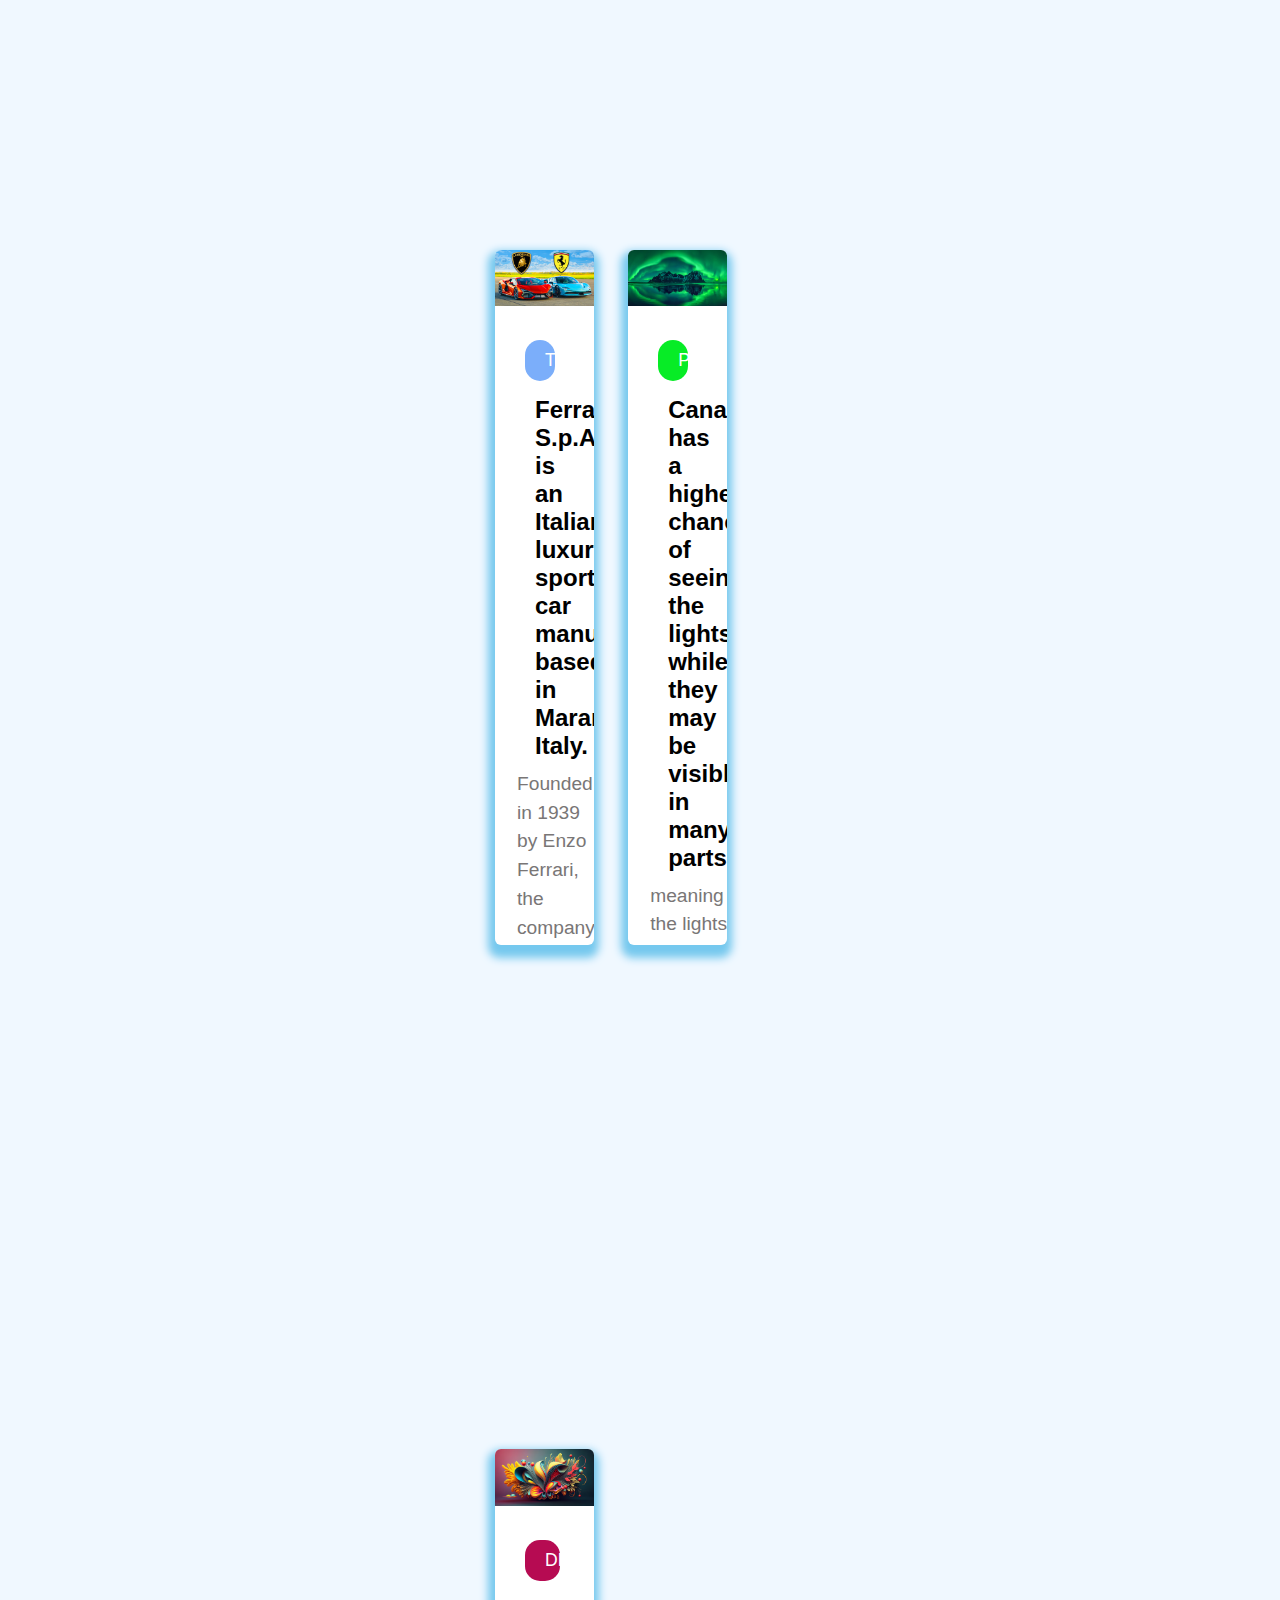
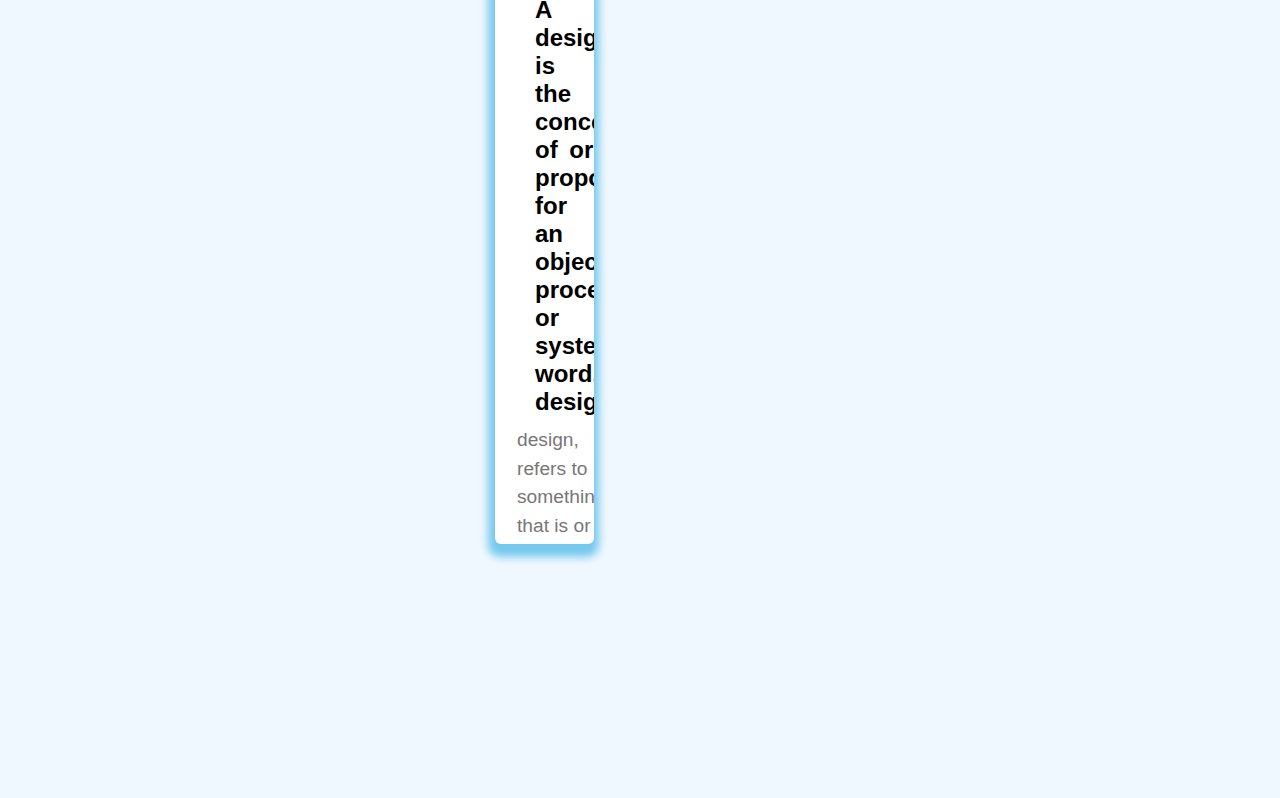
<file: task1/index.htm>
<!DOCTYPE html>
<html lang="en">
  <head>
    <meta charset="UTF-8" />
    <link rel="stylesheet" href="style.css" />
    <title>task1</title>
  </head>
  <body>
    <div id="boss">
      <div id="container">
        <header>
          <img src="img/ferrari.jpg" alt="car" />
        </header>
        <main>
          <h3>TECHNOLOGY</h3>
          <h2>
            Ferrari S.p.A. is an Italian luxury sports car manufacturer based in
            Maranello, Italy.
          </h2>
          <p>
            Founded in 1939 by Enzo Ferrari, the company built its first car in
            1940
          </p>
        </main>
        <footer>
          <table>
            <tr>
              <td id="pict" rowspan="2">
                <img src="img/ferrari2.jpg" alt="Charles" />
              </td>
              <td id="charles"><b>Charles leclerc</b></td>
            </tr>
            <tr>
              <td id="ago"><p>2h ago</p></td>
            </tr>
          </table>
        </footer>
      </div>

      <div id="container">
        <header>
          <img src="img/northern lights.jpg" alt="lights" />
        </header>
        <main>
          <h3 id="north">POPULAR</h3>
          <h2>
            Canada has a higher chance of seeing the lights, while they may be
            visible in many parts
          </h2>
          <p>
            meaning the lights will move further from the poles and appear
            brighter to observers
          </p>
        </main>
        <footer>
          <table>
            <tr>
              <td id="pict" rowspan="2">
                <img src="img/ninadobrev.jpg" alt="nina" />
              </td>
              <td id="charles"><b>Nina Dobrev</b></td>
            </tr>
            <tr>
              <td id="ago"><p>Yesterday</p></td>
            </tr>
          </table>
        </footer>
      </div>

      <div id="container">
        <header>
          <img src="img/design.avif" alt="design" />
        </header>
        <main>
          <h3 id="design">DESIGN</h3>
          <h2>
            A design is the concept of or proposal for an object, process, or
            system.The word, design
          </h2>
          <p>
            design, refers to something that is or has been intentionally
            created by a thinking agent
          </p>
        </main>
        <footer>
          <table>
            <tr>
              <td id="pict" rowspan="2">
                <img src="img/emilia.jpg" alt="Emilia" />
              </td>
              <td id="charles"><b>Emilia Clark</b></td>
            </tr>
            <tr>
              <td id="ago"><p>23 Dec 2019</p></td>
            </tr>
          </table>
        </footer>
      </div>
    </div>
  </body>
</html>
</file>
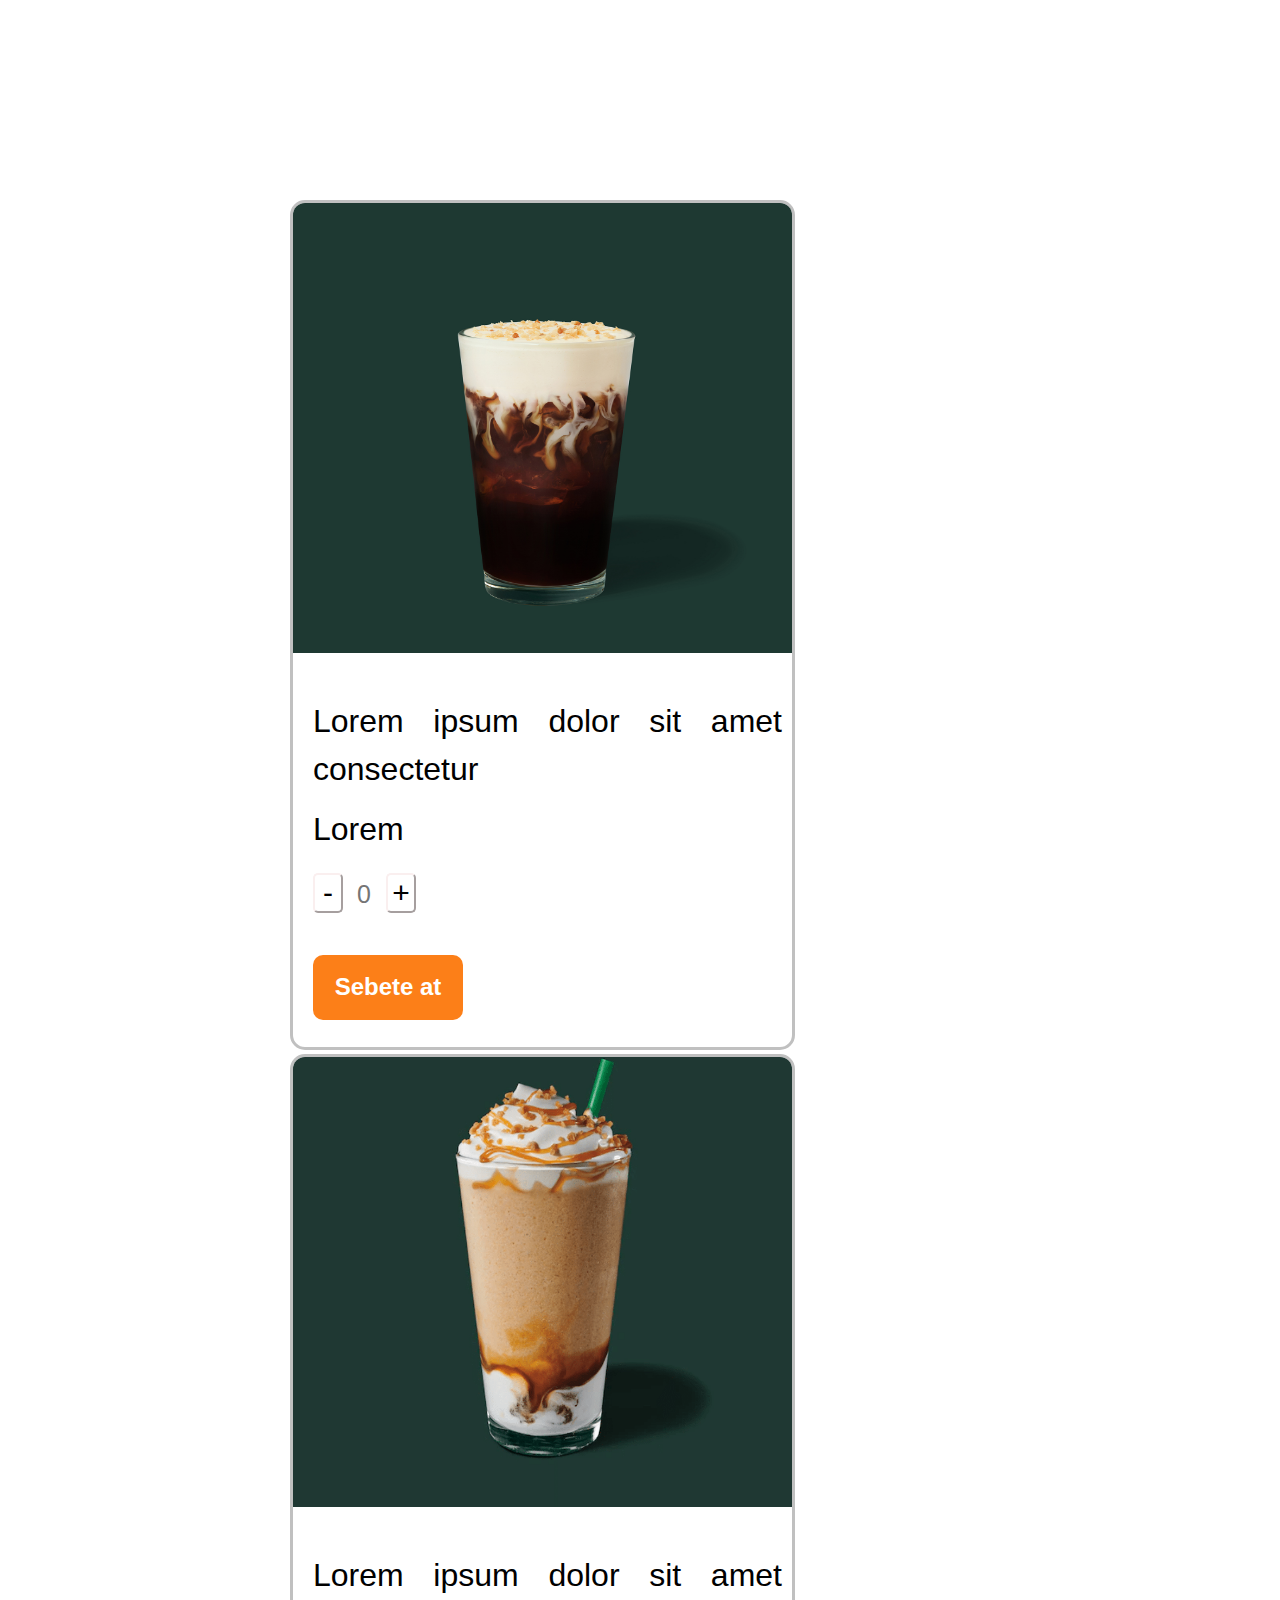
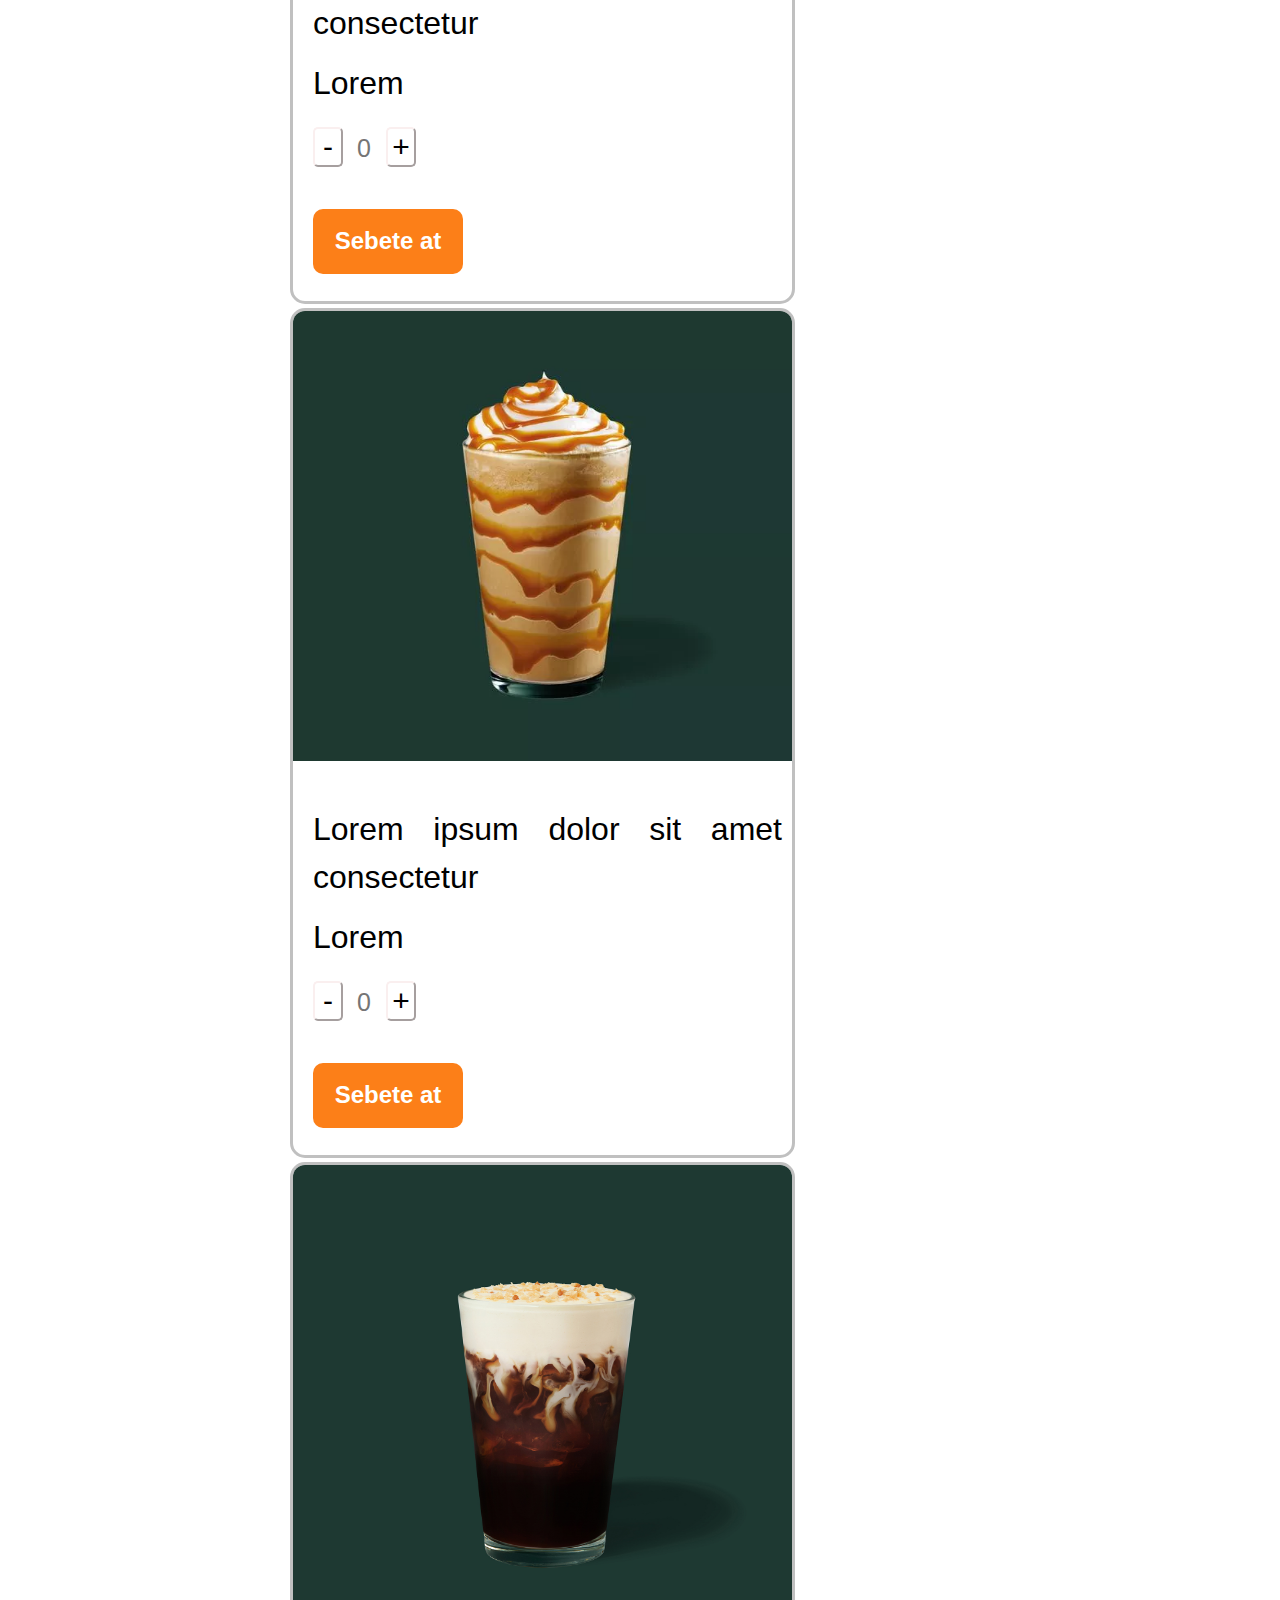
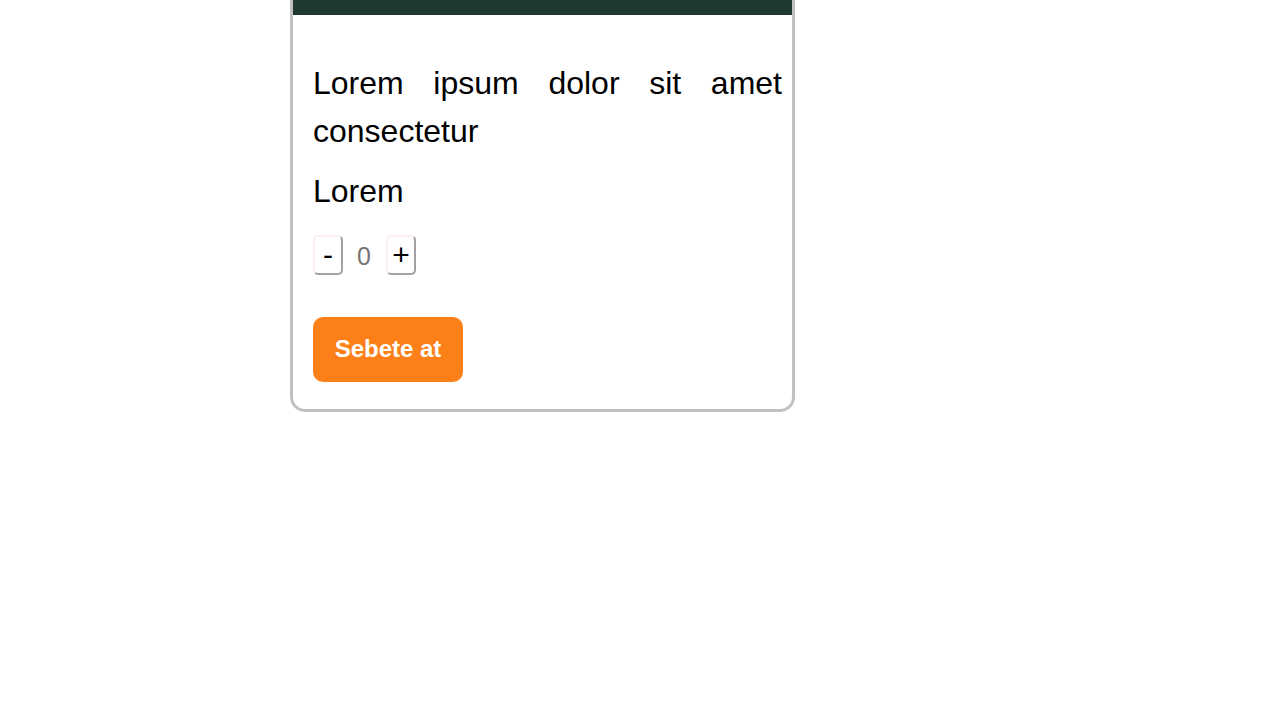
<file: task2/index.htm>
<!DOCTYPE html>
<html lang="en">
  <head>
    <meta charset="UTF-8" />
    <link rel="stylesheet" href="style.css" />
    <title>task2</title>
  </head>
  <body>
    <div id="boss">
      <div id="container">
        <header>
          <img src="img/coffee3.jpeg" alt="coffee" />
        </header>
        <main>
          <p id="lrm1">Lorem ipsum dolor sit amet consectetur</p>
          <p id="lrm2">Lorem</p>
          <button id="btn1">-</button>
          <input type="text" placeholder="0" />
          <button id="btn2">+</button>
        </main>
        <footer>
          <button id="btn3">Sebete at</button>
        </footer>
      </div>
      <div id="container">
        <header>
          <img src="img/coffee2.png" alt="coffee" />
        </header>
        <main>
          <p id="lrm1">Lorem ipsum dolor sit amet consectetur</p>
          <p id="lrm2">Lorem</p>
          <button id="btn1">-</button>
          <input type="text" placeholder="0" />
          <button id="btn2">+</button>
        </main>
        <footer>
          <button id="btn3">Sebete at</button>
        </footer>
      </div>
      <div id="container">
        <header>
          <img src="img/coffee4.webp" alt="coffee" />
        </header>
        <main>
          <p id="lrm1">Lorem ipsum dolor sit amet consectetur</p>
          <p id="lrm2">Lorem</p>
          <button id="btn1">-</button>
          <input type="text" placeholder="0" />
          <button id="btn2">+</button>
        </main>
        <footer>
          <button id="btn3">Sebete at</button>
        </footer>
      </div>
      <div id="container">
        <header>
          <img src="img/coffee3.jpeg" alt="coffee" />
        </header>
        <main>
          <p id="lrm1">Lorem ipsum dolor sit amet consectetur</p>
          <p id="lrm2">Lorem</p>
          <button id="btn1">-</button>
          <input type="text" placeholder="0" />
          <button id="btn2">+</button>
        </main>
        <footer>
          <button id="btn3">Sebete at</button>
        </footer>
      </div>
    </div>
  </body>
</html>
</file>
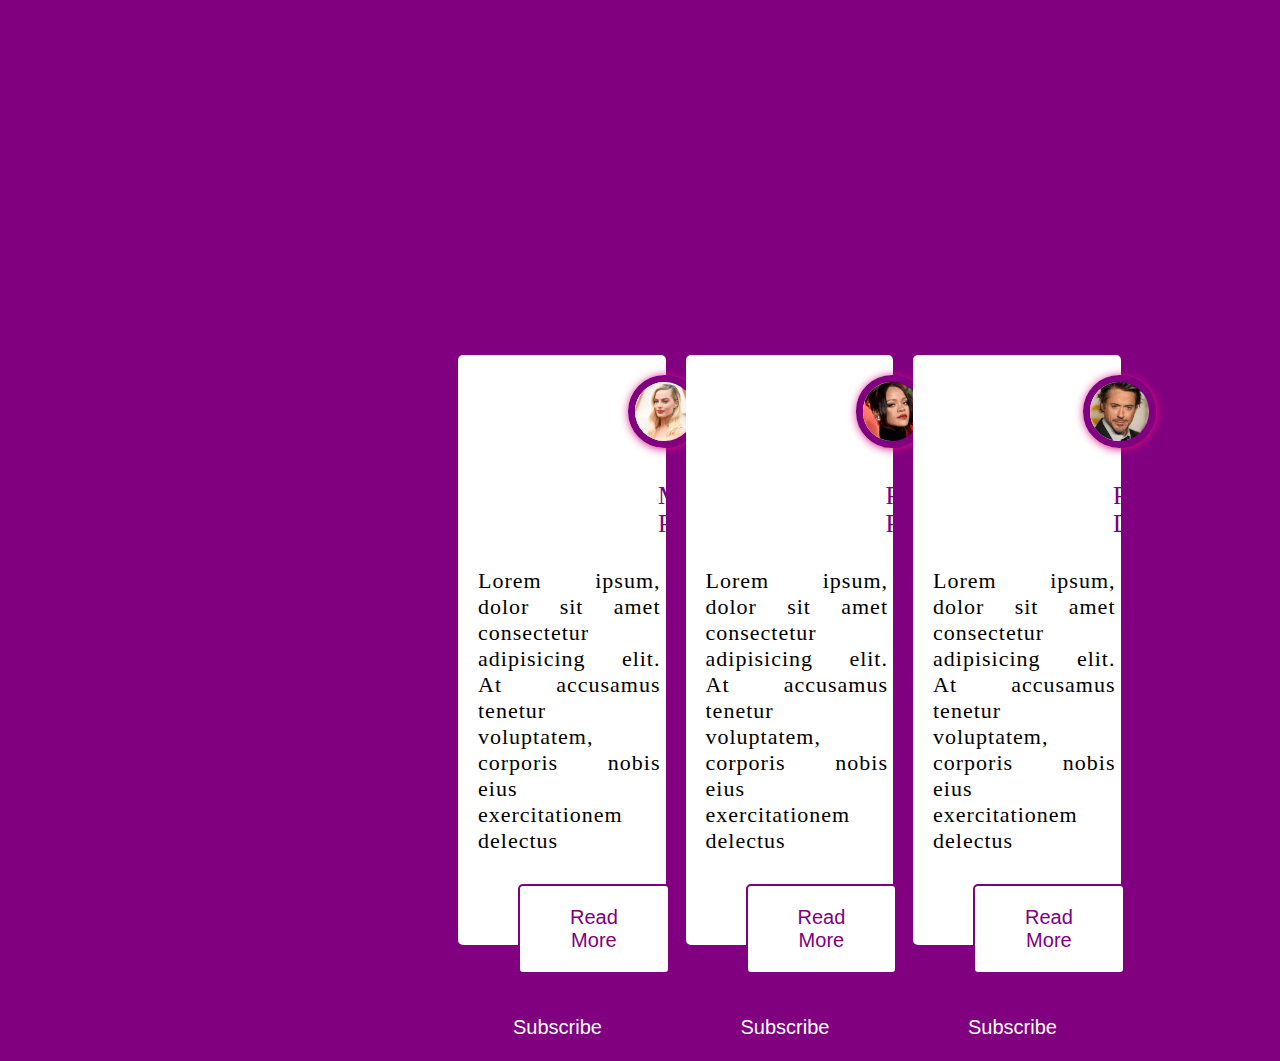
<file: task3/index.htm>
<!DOCTYPE html>
<html lang="en">
  <head>
    <meta charset="UTF-8" />
    <meta name="viewport" content="width=device-width, initial-scale=1.0" />
    <link rel="stylesheet" href="style.css" />
    <link
      rel="stylesheet"
      href="https://cdnjs.cloudflare.com/ajax/libs/font-awesome/6.5.2/css/all.min.css"
      integrity="sha512-SnH5WK+bZxgPHs44uWIX+LLJAJ9/2PkPKZ5QiAj6Ta86w+fsb2TkcmfRyVX3pBnMFcV7oQPJkl9QevSCWr3W6A=="
      crossorigin="anonymous"
      referrerpolicy="no-referrer"
    />

    <title>task3</title>
  </head>
  <body>
    <main>
      <div class="card">
        <img src="img/personn1.jpg" alt="person" />
        <p id="person">Margot Robbie</p>
        <div class="stars">
          <i class="fa-solid fa-star"></i>
          <i class="fa-solid fa-star"></i>
          <i class="fa-regular fa-star"></i>
          <i class="fa-regular fa-star"></i>
          <i class="fa-regular fa-star"></i>
        </div>
        <p id="lrm">
          Lorem ipsum, dolor sit amet consectetur adipisicing elit. At accusamus
          tenetur voluptatem, corporis nobis eius exercitationem delectus
        </p>
        <button class="btn1">Read More</button>
        <button class="btn2">Subscribe</button>
      </div>

      <div class="card">
        <img src="img/rihanna.jpg" alt="person" />
        <p id="person">Robyn Rihanna</p>
        <div class="stars">
          <i class="fa-solid fa-star"></i>
          <i class="fa-solid fa-star"></i>
          <i class="fa-solid fa-star"></i>
          <i class="fa-regular fa-star"></i>
          <i class="fa-regular fa-star"></i>
        </div>
        <p id="lrm">
          Lorem ipsum, dolor sit amet consectetur adipisicing elit. At accusamus
          tenetur voluptatem, corporis nobis eius exercitationem delectus
        </p>
        <button class="btn1">Read More</button>
        <button class="btn2">Subscribe</button>
      </div>
      <div class="card">
        <img src="img/person3.jpg" alt="person" />
        <p id="person">Robert Downey</p>
        <div class="stars">
          <i class="fa-solid fa-star"></i>
          <i class="fa-solid fa-star"></i>
          <i class="fa-solid fa-star"></i>
          <i class="fa-solid fa-star"></i>
          <i class="fa-regular fa-star"></i>
        </div>
        <p id="lrm">
          Lorem ipsum, dolor sit amet consectetur adipisicing elit. At accusamus
          tenetur voluptatem, corporis nobis eius exercitationem delectus
        </p>
        <button class="btn1">Read More</button>
        <button class="btn2">Subscribe</button>
      </div>
    </main>
  </body>
</html>
</file>
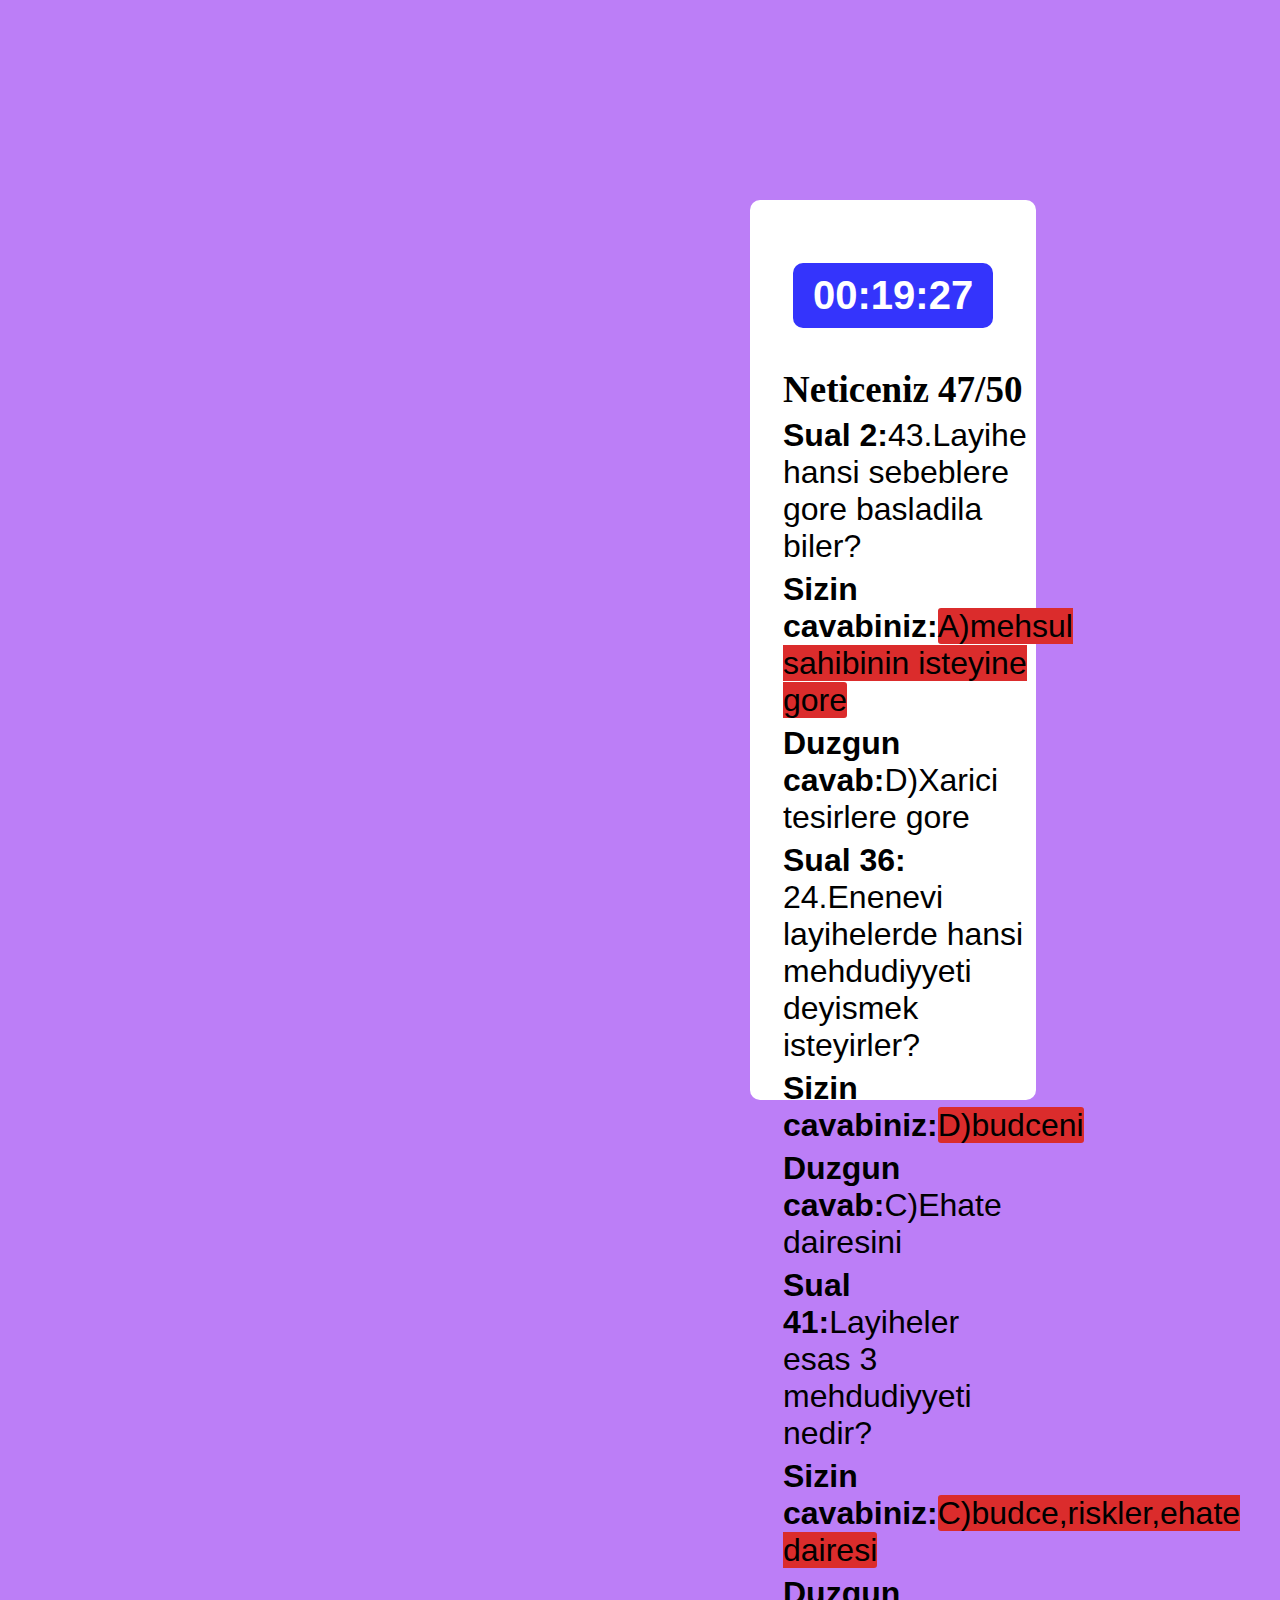
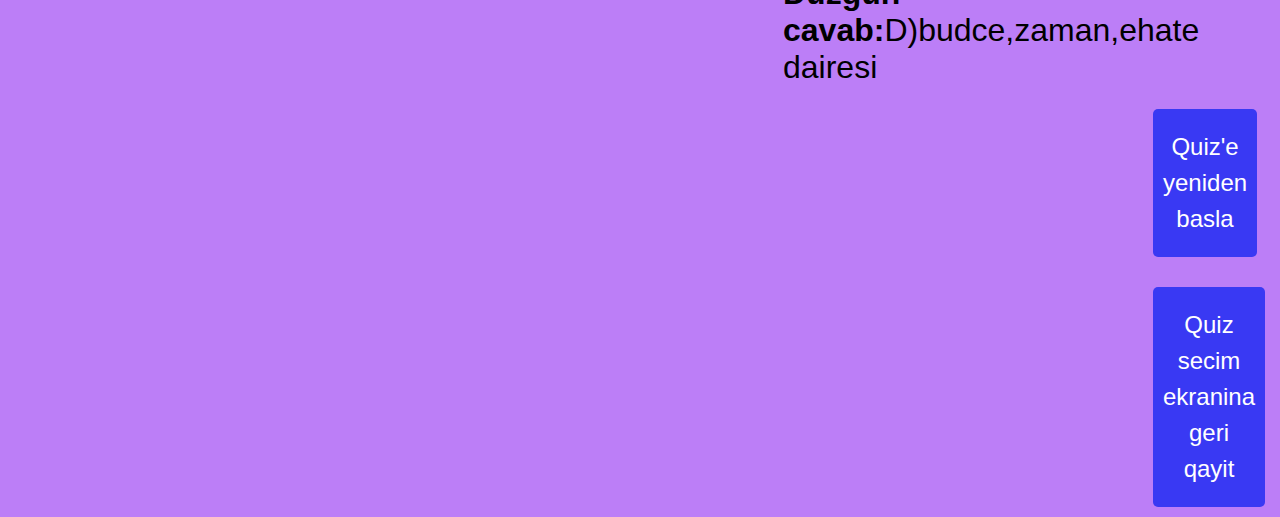
<file: task4/index.htm>
<!DOCTYPE html>
<html lang="en">
  <head>
    <meta charset="UTF-8" />
    <meta name="viewport" content="width=device-width, initial-scale=1.0" />
    <link rel="stylesheet" href="style.css" />
    <title>task4</title>
  </head>
  <body>
    <div class="boss">
      <div class="container">
        <h1>00:19:27</h1>
        <h3>Neticeniz 47/50</h3>
        <p>
          <span class="bold">Sual 2:</span>43.Layihe hansi sebeblere gore
          basladila biler?
        </p>
        <p>
          <span class="bold">Sizin cavabiniz:</span
          ><span class="bgred">A)mehsul sahibinin isteyine gore</span>
        </p>
        <p><span class="bold">Duzgun cavab:</span>D)Xarici tesirlere gore</p>
        <p>
          <span class="bold">Sual 36:</span>
          24.Enenevi layihelerde hansi mehdudiyyeti deyismek isteyirler?
        </p>
        <p>
          <span class="bold">Sizin cavabiniz:</span
          ><span class="bgred">D)budceni</span>
        </p>
        <p><span class="bold">Duzgun cavab:</span>C)Ehate dairesini</p>
        <p>
          <span class="bold">Sual 41:</span>Layiheler esas 3 mehdudiyyeti nedir?
        </p>
        <p>
          <span class="bold">Sizin cavabiniz:</span
          ><span class="bgred">C)budce,riskler,ehate dairesi</span>
        </p>
        <p>
          <span class="bold">Duzgun cavab:</span>D)budce,zaman,ehate dairesi
        </p>
        <button>Quiz'e yeniden basla</button>
        <button>Quiz secim ekranina <br />geri qayit</button>
      </div>
    </div>
  </body>
</html>
</file>
<file: task1/style.css>
* {
  margin: 0;
  padding: 0;
  box-sizing: border-box;
}
body {
  background-color: aliceblue;
}
#boss {
  margin: auto 480px;
}
#container {
  display: inline-block;
  width: 31%;
  height: 695px;
  margin: 250px 15px;
  border: 3px;
  border-radius: 6px;
  box-shadow: -1px 7px 8px 6px rgb(117, 200, 238);
  background-color: white;
  overflow: hidden;
}
img {
  width: 100%;
}
h3 {
  font: 1.1em Arial, sans-serif;
  color: white;
  border: 0;
  border-radius: 15px;
  background-color: rgb(123, 174, 250);
  margin: 30px 350px 0 30px;
  padding: 10px 10px 10px 20px;
}
h2 {
  font: bold 1.5em Arial, sans-serif;
  word-spacing: 5px;
  padding: 15px 0 10px 40px;
}
p {
  font: 1.2em/1.5 Arial, sans-serif;
  color: rgb(121, 118, 118);
  padding-left: 22px;
}
table {
  margin: 25px 3px 0 35px;
}
#charles {
  font: Arial, sans-serif;
  font-size: 18px;
  letter-spacing: 1px;
  padding: 8px 0 0 20px;
}
#pict {
  width: 20%;
  object-fit: cover;
  border: solid #ffffff;
  border-radius: 50%;
  overflow: hidden;
}

#ago {
  font: 2.5em;
  padding: 0 0 30px;
}
#north {
  font: 1.1em Arial, sans-serif;
  color: white;
  border: 0;
  border-radius: 15px;
  background-color: rgb(7, 236, 38);
  margin: 30px 390px 0 30px;
  padding: 10px 10px 10px 20px;
}
#design {
  font: 1.1em Arial, sans-serif;
  color: white;
  border: 0;
  border-radius: 15px;
  background-color: rgb(182, 11, 82);
  margin: 30px 410px 0 30px;
  padding: 10px 15px 10px 20px;
}
</file>
<file: task2/style.css>
* {
    margin: 0;
    padding: 0;
    box-sizing: border-box;
  }
  body {
    background-color: white;
  }
  #boss {
    margin: 200px 0 300px 280px;
  }
  #container {
    display: inline-block;
    margin: 0 10px;
    text-align: justify;
    background-color: #fff;
    width: 505px;
    height: 850px;
    border: 3px solid silver;
    border-radius: 15px;
    overflow: hidden;
  }
  header {
    border: 2px;
    border-radius: 5px;
    background-size: 200px;
  }
  img {
    width: 502px;
    height: 450px;
  }
  #lrm1 {
    font: 2em/1.5 Arial, sans-serif;
    color: black;
    padding: 40px 10px 10px 20px;
    word-spacing: 5px;
  }
  #lrm2 {
    font: 2em/1.5 Arial, sans-serif;
    color: black;
    padding: 2px 0 20px 20px;
  }
  #btn1 {
    font-size: 30px;
    width: 30px;
    height: 40px;
    margin: 0 10px 0 20px;
    border-color: rgb(250, 239, 239);
    border-radius: 5px;
    background-color: #fff;
    cursor: pointer;
  }
  #btn2 {
    font-size: 30px;
    width: 30px;
    height: 40px;
    border-color: rgb(250, 239, 239);
    border-radius: 5px;
    background-color: #fff;
    cursor: pointer;
  }
  main input {
    font-size: 25px;
    width: 25px;
    height: 40px;
    border: 0;
  }
  #btn3 {
    font: bold 1.5em Arial, sans-serif;
    color: #fff;
    width: 150px;
    height: 65px;
    margin: 40px 0 30px 20px;
    border-radius: 10px;
    background-color: rgb(252, 127, 24);
    border: 0;
    cursor: pointer;
  }
</file>
<file: task3/style.css>
* {
  margin: 0;
  padding: 0;
  box-sizing: border-box;
}
body {
  background-color: purple;
}
main {
  margin: 350px 0 0 450px;
}
.card {
  display: inline-block;
  width: 25%;
  height: 590px;
  margin: 5px 8px;
  background-color: white;
  border-radius: 5px;
}
img {
  width: 35%;
  margin: 20px 170px;
  border: 7px solid purple;
  border-radius: 50%;
  object-fit: cover;
  box-shadow: 1px 1px 10px #d80b82;
}
#person {
  font-size: 25px;
  color: purple;
  margin: 10px 200px;
}
.stars {
  color: purple;
  margin: 10px 210px;
}
#lrm {
  font-size: 22px;
  text-align: justify;
  padding: 20px 5px 10px 20px;
  word-spacing: 3px;
  letter-spacing: 1px;
}
.btn1 {
  margin: 20px 0 0 60px;
  background-color: #fff;
  padding: 20px 50px;
  border: 2px solid purple;
  border-radius: 5px;
  font-size: 20px;
  color: purple;
}
.btn2 {
  margin: 20px 0 0 3px;
  background-color: purple;
  padding: 20px 50px;
  border: 2px solid purple;
  border-radius: 5px;
  font-size: 20px;
  color: #fff;
}
</file>
<file: task4/style.css>
* {
  margin: 0;
  padding: 0;
  box-sizing: border-box;
}
body {
  background-color: rgb(188, 126, 247);
}
.boss {
  margin: 200px 0 0 750px;
}
.container {
  width: 54%;
  height: 900px;
  padding: 3px;
  border: 2x;
  border-radius: 10px;
  background-color: white;
}
h1 {
  font: bold 2.5em Arial, sans-serif;
  color: white;
  padding: 10px 0 10px 0;
  text-align: center;
  border: 0;
  border-radius: 10px;
  margin: 60px 40px 20px 40px;
  background-color: rgb(52, 52, 252);
}
h3 {
  font: bold;
  font-size: 37px;
  padding: 20px 0 3px 30px;
}
p {
  font: 2em Arial, sans-serif;
  padding: 3px 0 3px 30px;
}
.bold {
  font-weight: 600;
}
.bgred {
  border: 0;
  border-radius: 3px;
  background-color: rgb(219, 44, 44);
}
button {
  font: 1.5em/1.5 Arial, sans-serif;
  color: white;
  border: 0;
  border-radius: 5px;
  background-color: rgb(57, 57, 243);
  padding: 20px 10px 20px 10px;
  margin: 20px 0 10px 400px;
}
</file>
